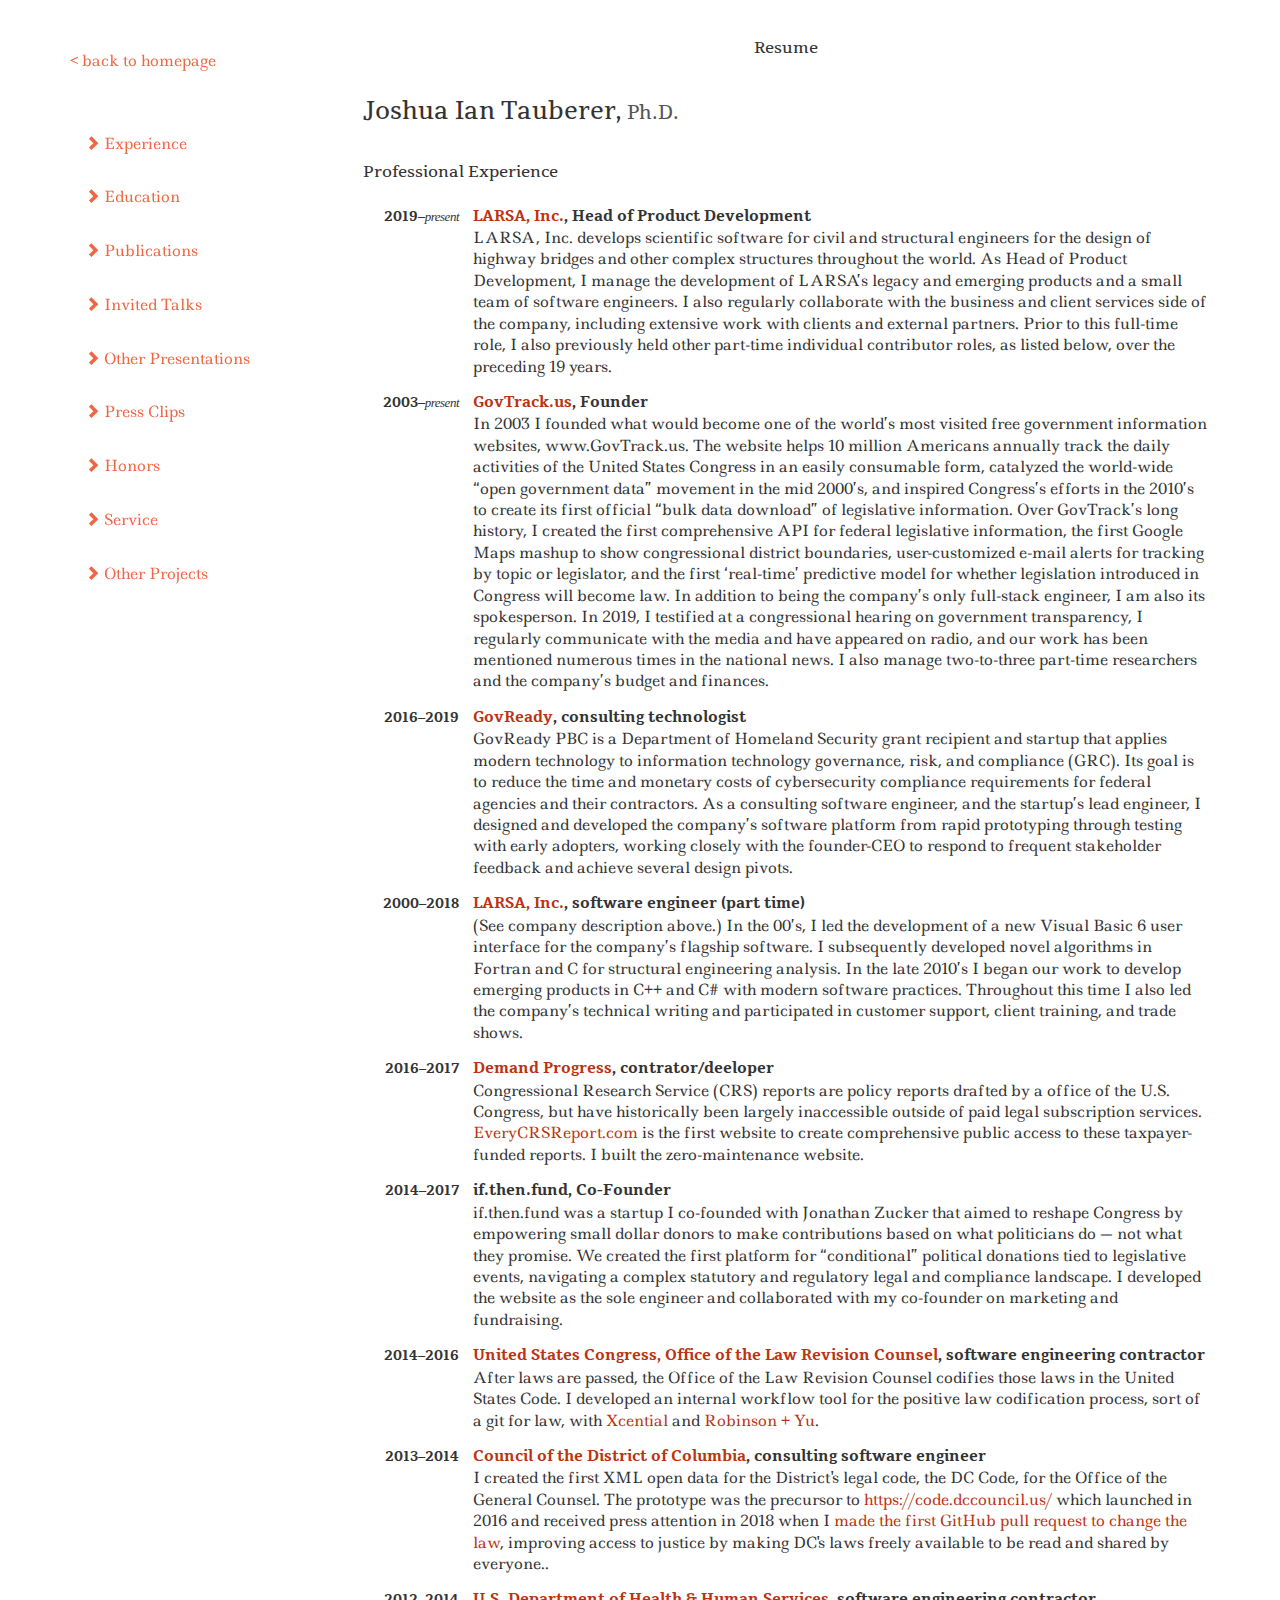
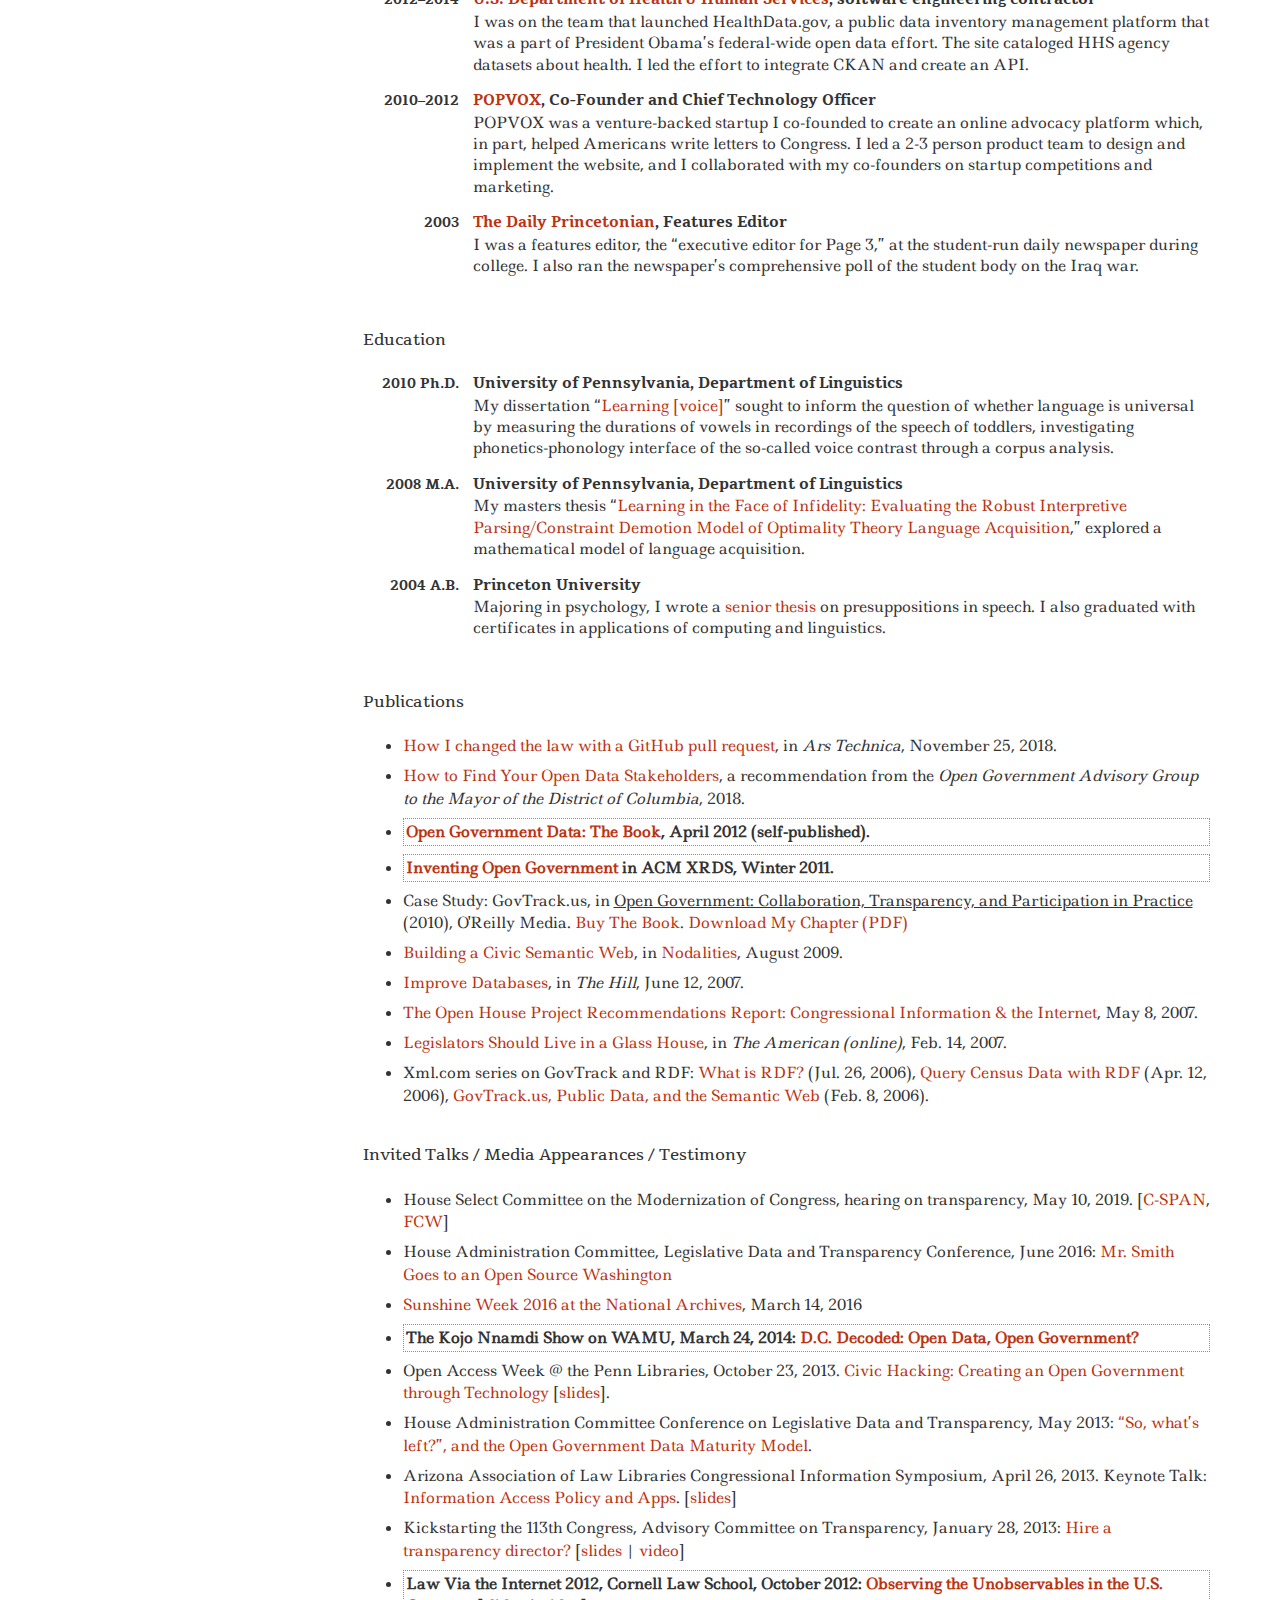
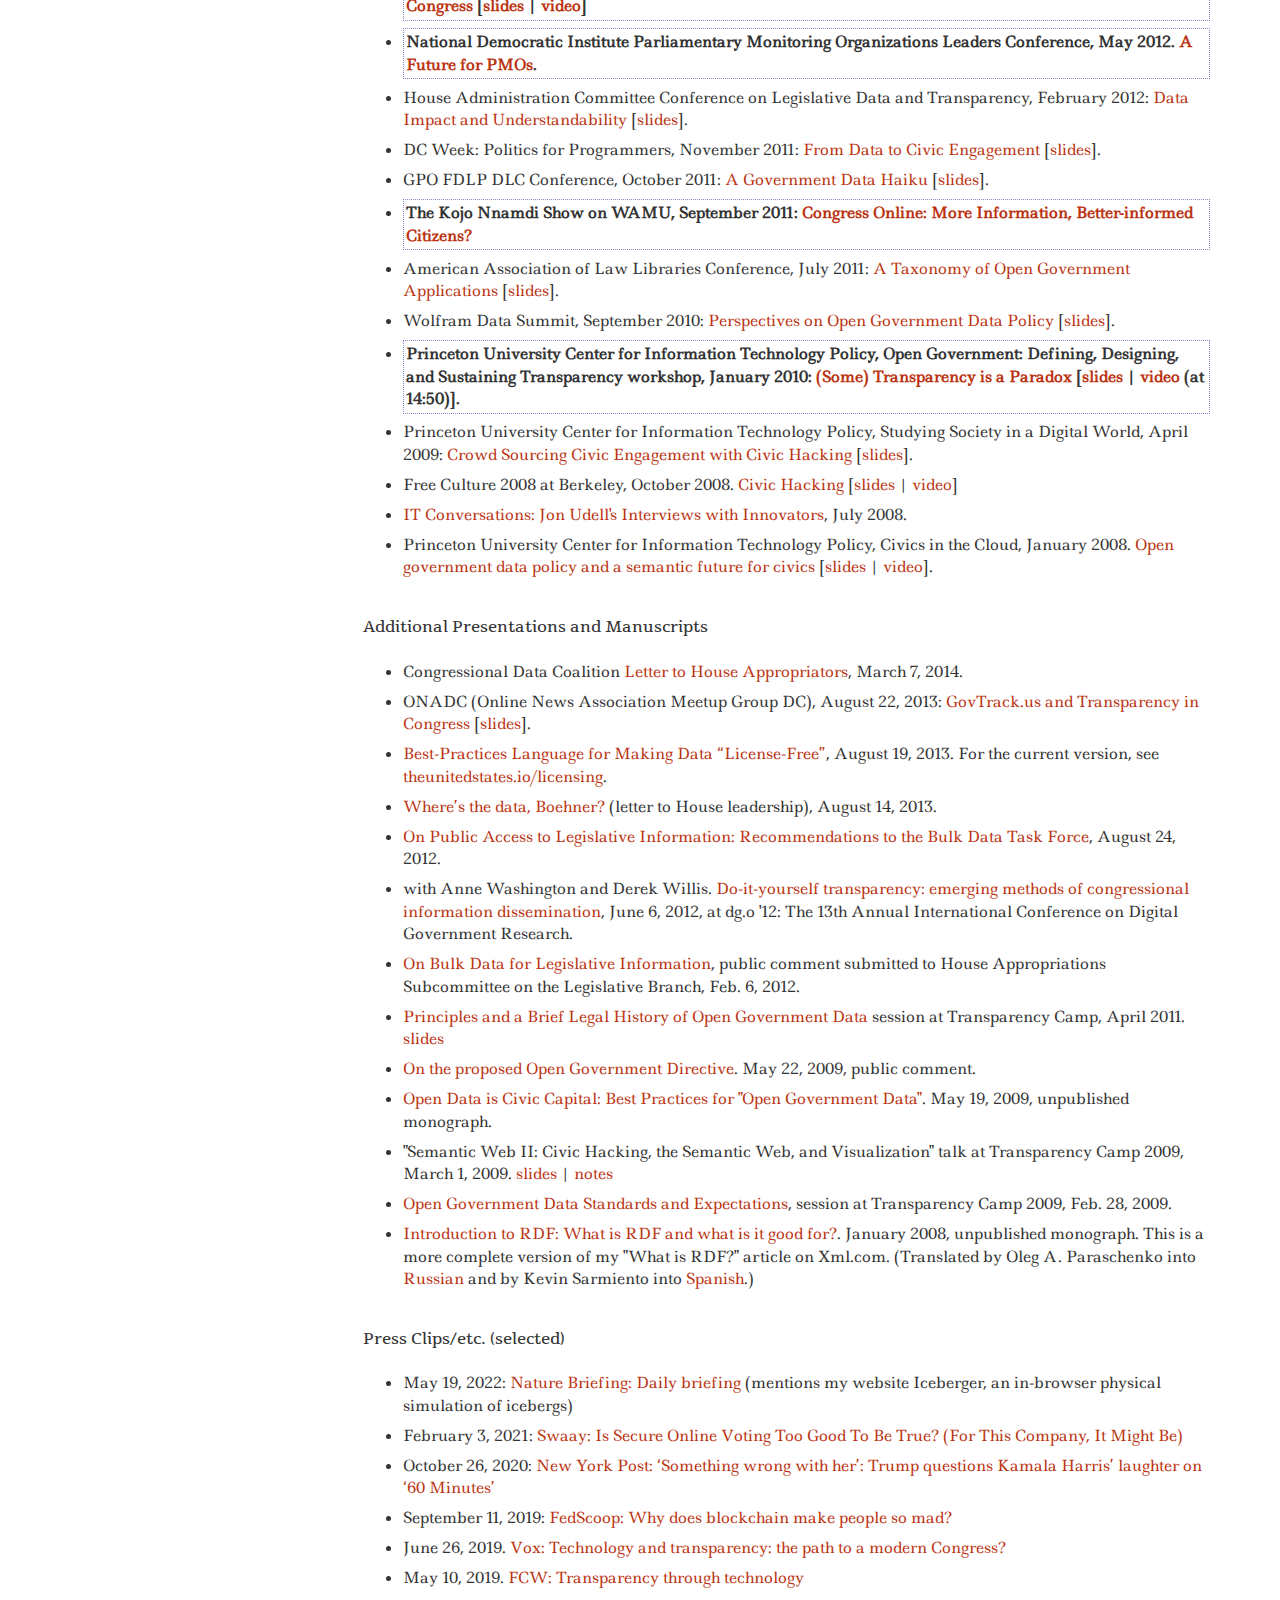
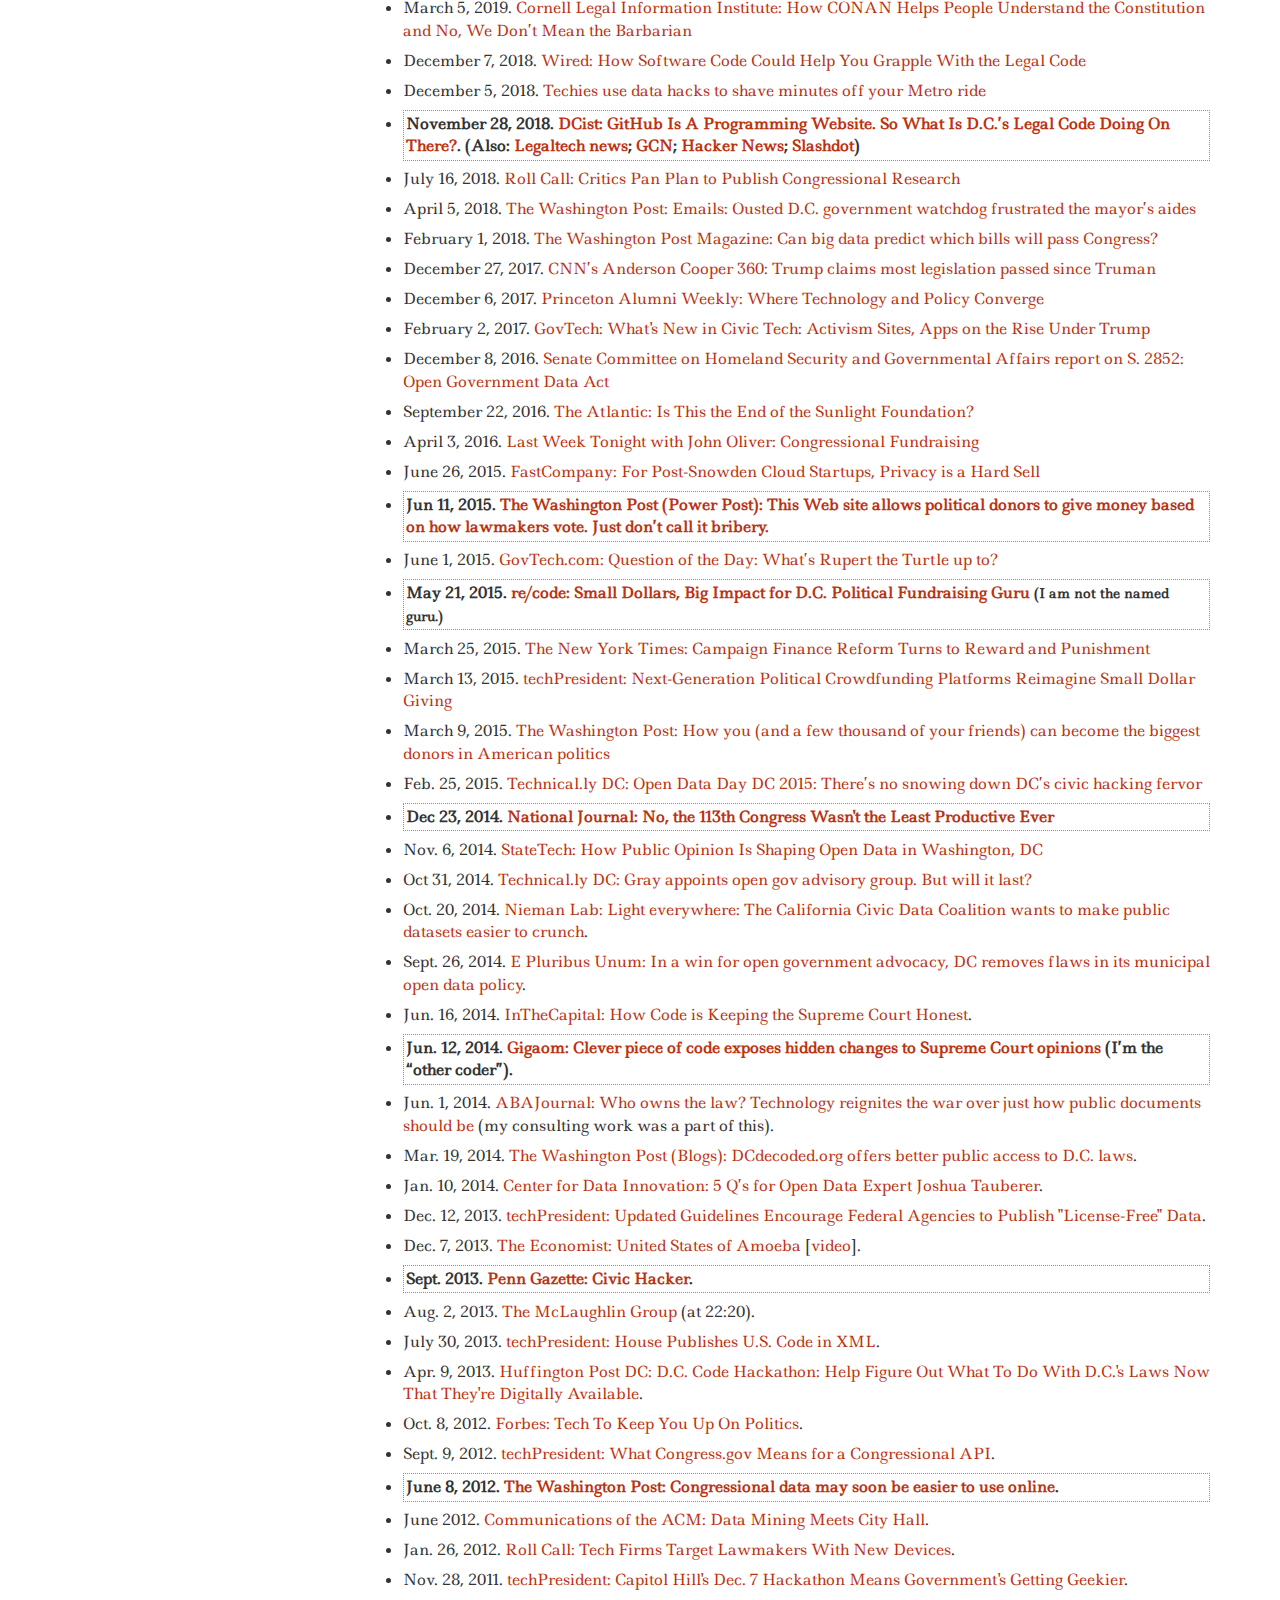
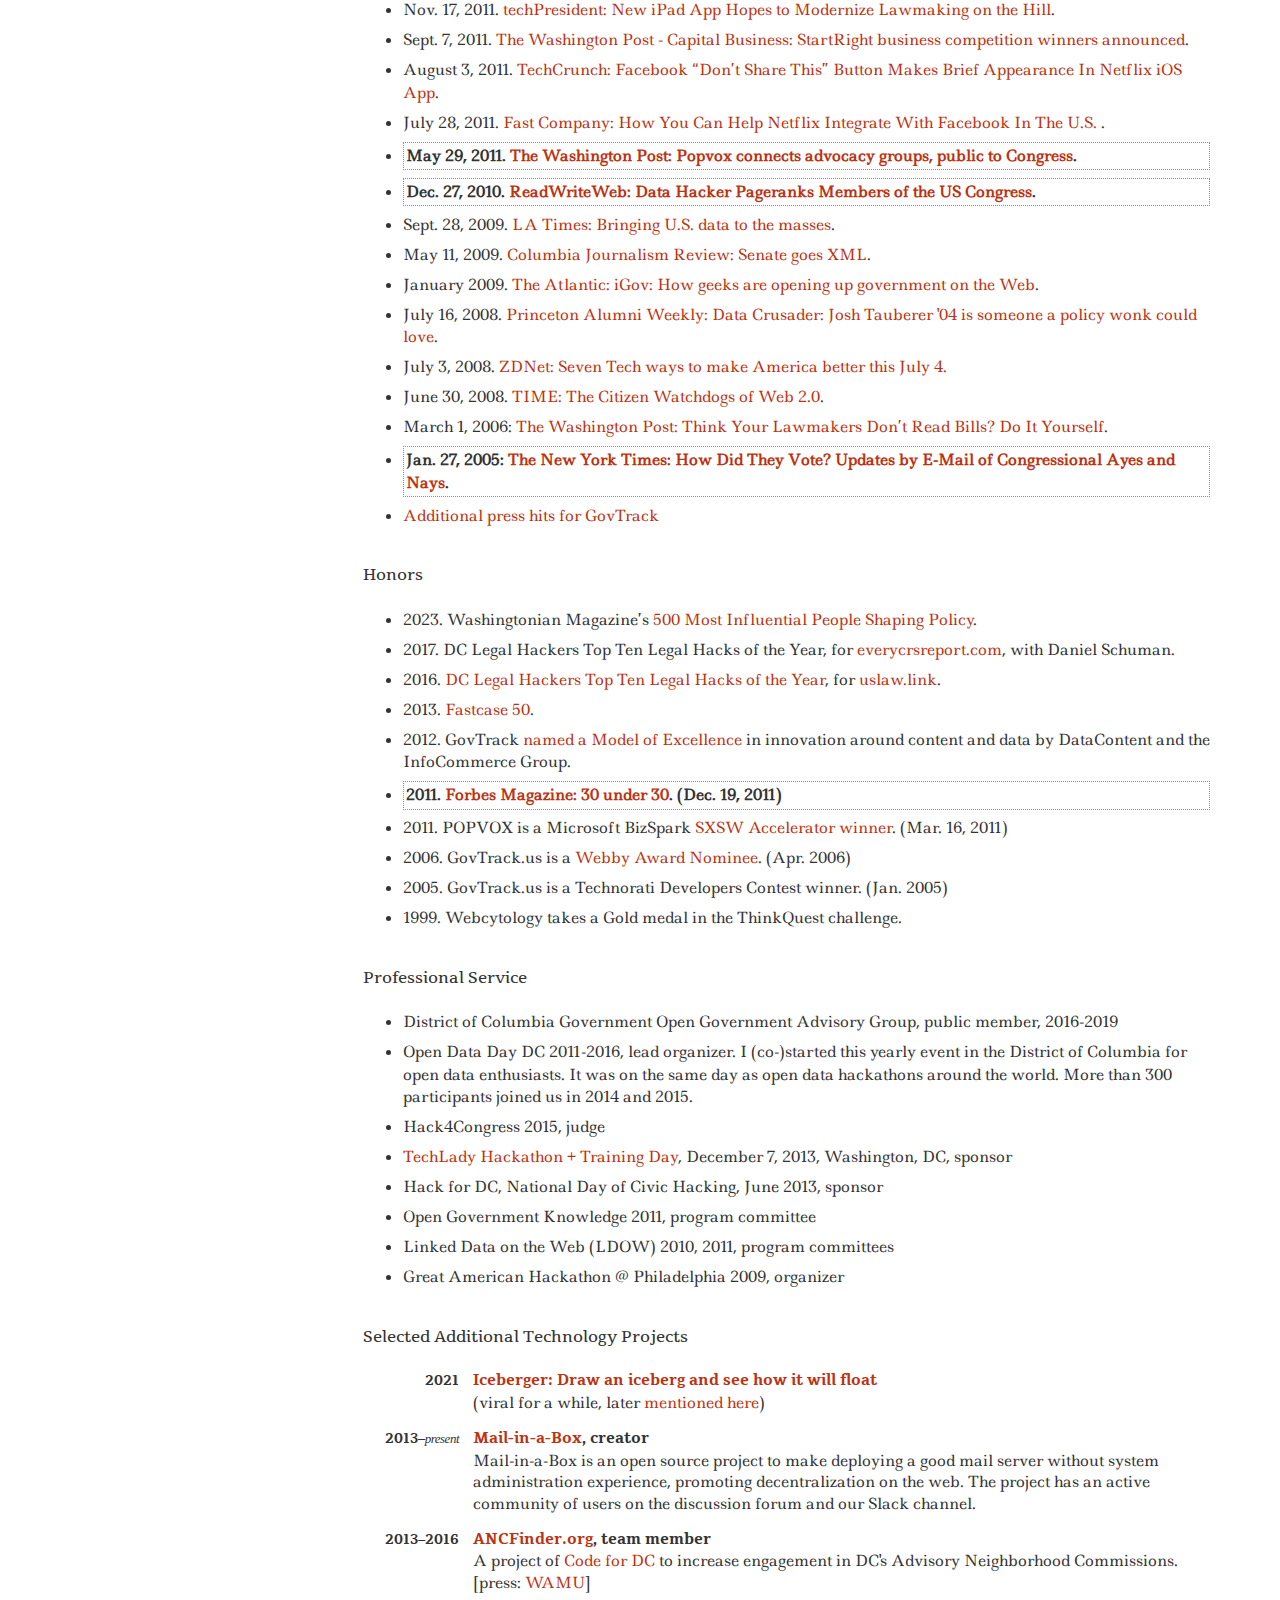
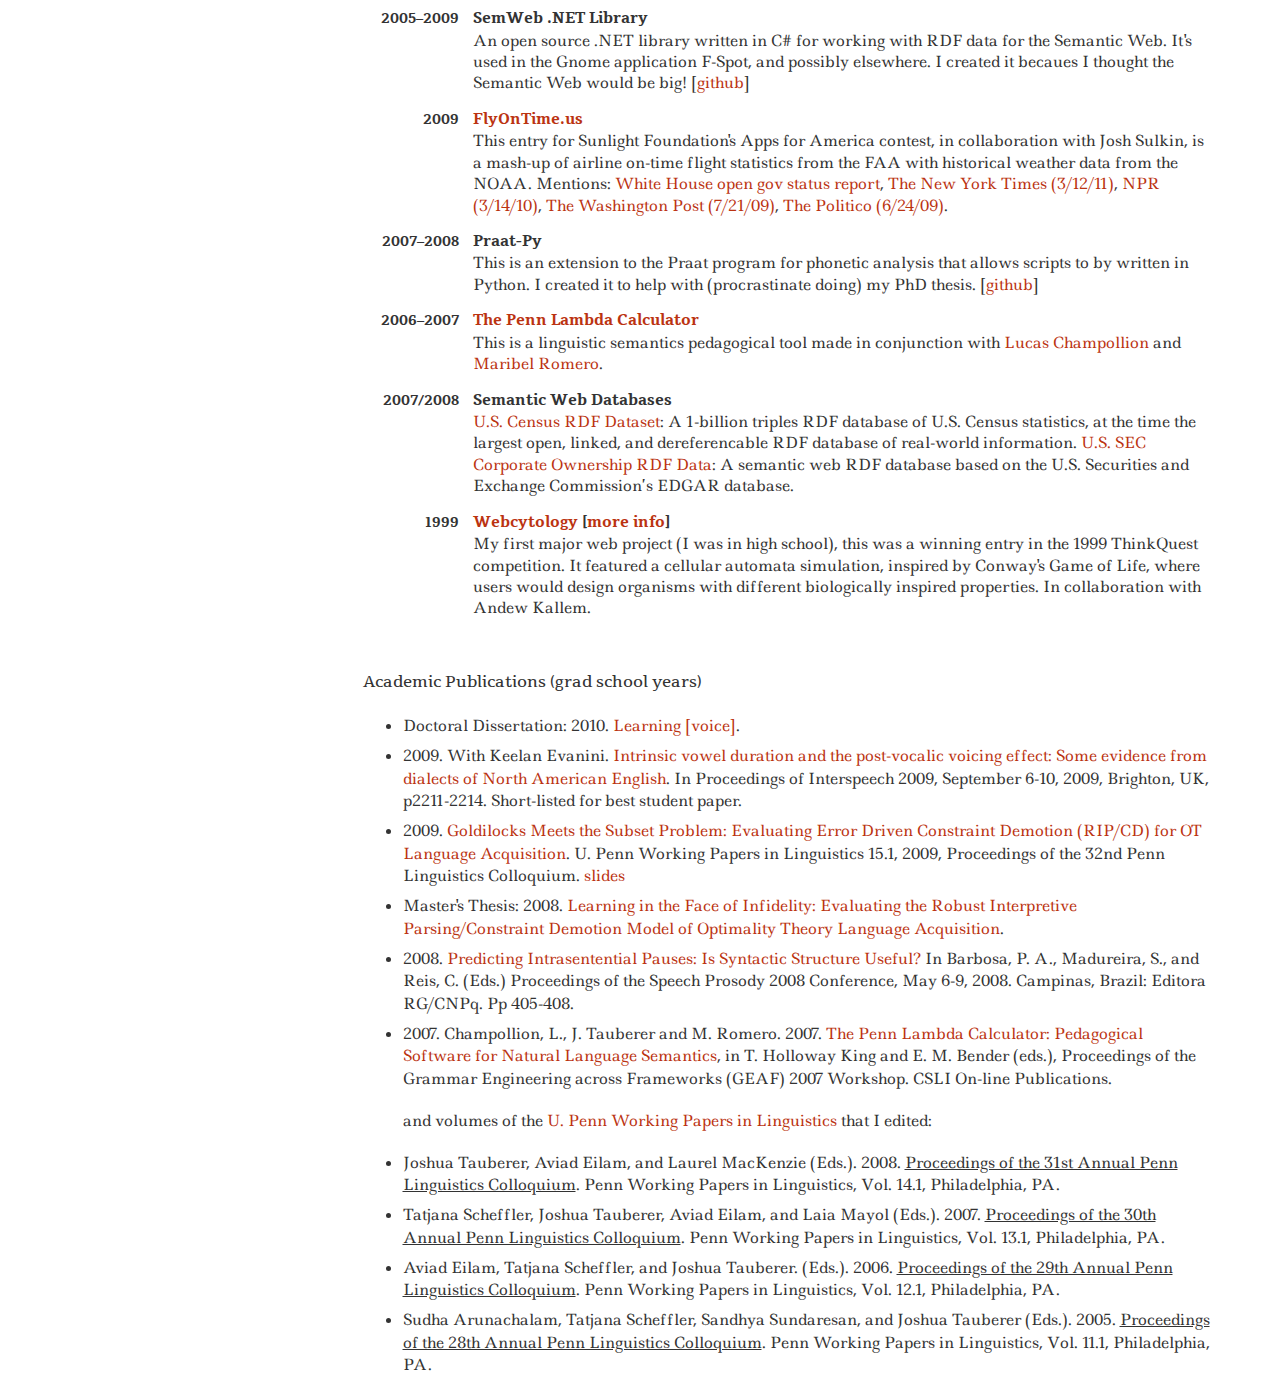
<file: cv.html>
<!DOCTYPE html>
<html>
    <head>
        <meta http-equiv="X-UA-Compatible" content="IE=edge,chrome=1">
        <meta charset="utf-8">
        <meta name="viewport" content="width=device-width, initial-scale=1">		

		<title>Joshua Tauberer&#x2019;s Resume</title>
		<meta name="description" content="Joshua Tauberer is a software engineering manager and civic hacker based in Washington, DC.">
        <meta name="twitter:creator" content="@JoshData" />

        <link rel="stylesheet" href="https://maxcdn.bootstrapcdn.com/bootstrap/3.3.0/css/bootstrap.min.css">
		
		<style>
			@import url(https://fonts.googleapis.com/css?family=Ledger);
			@import url(https://fonts.googleapis.com/css?family=Tienne:700);
		
			body, td {
				font-family: 'Ledger', serif;
				font-size: 15px;
				line-height: 150%;
			}
			
			a { color: #BB3311; }
			a:hover { color: #CB4422 }
			a:visited {  }
			
			h1 { font-family: 'Tienne', serif; font-size: 24px; }
			h2 { font-family: 'Tienne', serif; font-size: 16px; margin-top: 2.5em; margin-bottom: 1.5em; }
			
			.cv p { margin: 1.3em 0 1.3em 0; }
			
			.cv dt { font-family: 'Tienne', serif; font-weight: bold; font-size: 15px; }
			.cv dd { padding-left: 110px; padding-bottom: 1em; }
			.cv dl dt a { text-decoration: none; }
			.cv dl dt span { display: inline-block; width: 110px; font-size: 90%; padding-right: 1em; text-align: right; }
			.cv dl dt span i { font-size: 13px; letter-spacing: -.5px; font-family: serif; font-weight: normal; }

			.cv ul li { margin-bottom: .5em; }
			@media screen {
				.cv ul li.imp { font-weight: bold; border: 1px dotted rgb(130, 136, 204); padding: 2px; }
			}

			#navbar li { margin-bottom: .75em; }
			#navbar a { color: #E64; }
			#navbar li.active { background-color: #D55; }
			#navbar li.active a { color: white; }
			
			.menu { margin: 50px 0 50px 0; }

			@media print {
				.menu { display: none; }
				a { text-decoration: none; color: inherit; font-weight: inherit; }
			}
		</style>
  </head>
  <body data-spy="scroll" data-target="#navbar">
   <div class="container">
	<div class="row">
	  <div class="col-xs-2">
	   <div id="navbar" data-spy="affix">
		<p class="menu"><a href="/">&lt; back to homepage</a></p>
        <ul class="nav nav-list">
          <li><a href="#experience"><i class="glyphicon glyphicon-chevron-right"></i> Experience</a></li>
          <li><a href="#education"><i class="glyphicon glyphicon-chevron-right"></i> Education</a></li>
          <li><a href="#publications"><i class="glyphicon glyphicon-chevron-right"></i> Publications</a></li>
          <li><a href="#talks"><i class="glyphicon glyphicon-chevron-right"></i> Invited Talks</a></li>
          <li><a href="#presentations"><i class="glyphicon glyphicon-chevron-right"></i> Other Presentations</a></li>
          <li><a href="#pressclips"><i class="glyphicon glyphicon-chevron-right"></i> Press Clips</a></li>
          <li><a href="#honors"><i class="glyphicon glyphicon-chevron-right"></i> Honors</a></li>
          <li><a href="#service"><i class="glyphicon glyphicon-chevron-right"></i> Service</a></li>
          <li><a href="#projects"><i class="glyphicon glyphicon-chevron-right"></i> Other Projects</a></li>
        </ul>
       </div>
	  </div>
	  
	  <div class="col-xs-offset-1 col-xs-9 cv">
		<h2 style="text-align: center; padding-bottom: 1em">Resume</h2>
	
		<h1>Joshua Ian Tauberer, <span style="font-size: 80%; color: #555;">Ph.D.</span></h1>
		
		<div id="experience">
		  <h2>Professional Experience</h2>
		  <dl>
			<dt><span>2019&#x2013;<i>present</i></span><a href="https://www.larsa4d.com">LARSA, Inc.</a>, Head of Product Development</dt>
			<dd>LARSA, Inc. develops scientific software for civil and structural engineers for the design of highway bridges and other complex structures throughout the world. As Head of Product Development, I manage the development of LARSA’s legacy and emerging products and a small team of software engineers. I also regularly collaborate with the business and client services side of the company, including extensive work with clients and external partners. Prior to this full-time role, I also previously held other part-time individual contributor roles, as listed below, over the preceding 19 years.</dt>

			<dt><span>2003&#x2013;<i>present</i></span><a href="https://www.govtrack.us">GovTrack.us</a>, Founder</dt>
			<dd>In 2003 I founded what would become one of the world’s most visited free government information websites, www.GovTrack.us. The website helps 10 million Americans annually track the daily activities of the United States Congress in an easily consumable form, catalyzed the world-wide “open government data” movement in the mid 2000’s, and inspired Congress’s efforts in the 2010’s to create its first official “bulk data download” of legislative information. Over GovTrack’s long history, I created the first comprehensive API for federal legislative information, the first Google Maps mashup to show congressional district boundaries, user-customized e-mail alerts for tracking by topic or legislator, and the first ‘real-time’ predictive model for whether legislation introduced in Congress will become law. In addition to being the company’s only full-stack engineer, I am also its spokesperson. In 2019, I testified at a congressional hearing on government transparency, I regularly communicate with the media and have appeared on radio, and our work has been mentioned numerous times in the national news. I also manage two-to-three part-time researchers and the company’s budget and finances.</dd>

			<dt><span>2016&#x2013;2019</span><a href="https://govready.com/">GovReady</a>, consulting technologist</dt>
			<dd>GovReady PBC is a Department of Homeland Security grant recipient and startup that applies modern technology to information technology governance, risk, and compliance (GRC). Its goal is to reduce the time and monetary costs of cybersecurity compliance requirements for federal agencies and their contractors. As a consulting software engineer, and the startup’s lead engineer, I designed and developed the company’s software platform from rapid prototyping through testing with early adopters, working closely with the founder-CEO to respond to frequent stakeholder feedback and achieve several design pivots.</dd>

			<dt><span>2000&#x2013;2018</span><a href="https://www.larsa4d.com">LARSA, Inc.</a>, software engineer (part time)</dt>
			<dd>(See company description above.) In the 00&rsquo;s, I led the development of a new Visual Basic 6 user interface for the company&rsquo;s flagship software. I subsequently developed novel algorithms in Fortran and C for structural engineering analysis. In the late 2010&rsquo;s I began our work to develop emerging products in C++ and C# with modern software practices. Throughout this time I also led the company’s technical writing and participated in customer support, client training, and trade shows.</dt>

			<dt><span>2016&#x2013;2017</span><a href="https://demandprogress.org/">Demand Progress</a>, contrator/deeloper</dt>
			<dd>Congressional Research Service (CRS) reports are policy reports drafted by a office of the U.S. Congress, but have historically been largely inaccessible outside of paid legal subscription services. <a href="https://www.everycrsreport.com/">EveryCRSReport.com</a> is the first website to create comprehensive public access to these taxpayer-funded reports. I built the zero-maintenance website.</dd>

			<dt><span>2014&#x2013;2017</span>if.then.fund, Co-Founder</dt>
			<dd>if.then.fund was a startup I co-founded with Jonathan Zucker that aimed to reshape Congress by empowering small dollar donors to make contributions based on what politicians do — not what they promise. We created the first platform for “conditional” political donations tied to legislative events, navigating a complex statutory and regulatory legal and compliance landscape. I developed the website as the sole engineer and collaborated with my co-founder on marketing and fundraising.</dd>

			<dt><span>2014&#x2013;2016</span><a href="http://uscode.house.gov">United States Congress, Office of the Law Revision Counsel</a>, software engineering contractor</dt>
			<dd>After laws are passed, the Office of the Law Revision Counsel codifies those laws in the United States Code. I developed an internal workflow tool for the positive law codification process, sort of a git for law, with <a href="http://xcential.com/">Xcential</a>
			and <a href="http://www.robinsonyu.com/">Robinson + Yu</a>.</dd>

			<dt><span>2013&#x2013;2014</span><a href="https://dccouncil.us">Council of the District of Columbia</a>, consulting software engineer</dt>
			<dd>I created the first XML open data for the District's legal code, the DC Code, for the Office of the General Counsel. The prototype was the precursor to <a href="https://code.dccouncil.us/">https://code.dccouncil.us/</a> which launched in 2016 and received press attention in 2018 when I <a href="https://arstechnica.com/tech-policy/2018/11/how-i-changed-the-law-with-a-github-pull-request/">made the first GitHub pull request to change the law</a>, improving access to justice by making DC's laws freely available to be read and shared by everyone..</dt>

			<dt><span>2012&#x2013;2014</span><a href="https://hhs.gov">U.S. Department of Health &amp; Human Services</a>, software engineering contractor</dt>
			<dd>I was on the team that launched HealthData.gov, a public data inventory management platform that was a part of President Obama’s federal-wide open data effort. The site cataloged HHS agency datasets about health. I led the effort to integrate CKAN and create an API.</dd>

			<dt><span>2010&#x2013;2012</span><a href="http://www.popvox.com">POPVOX</a>, Co-Founder and Chief Technology Officer</dt>
			<dd>POPVOX was a venture-backed startup I co-founded to create an online advocacy platform which, in part, helped Americans write letters to Congress. I led a 2-3 person product team to design and implement the website, and I collaborated with my co-founders on startup competitions and marketing.</dd>

			<dt><span>2003</span><a href="http://www.dailyprincetonian.com">The Daily Princetonian</a>, Features Editor</dt>
			<dd>I was a features editor, the &#8220;executive editor for Page 3,&#8221; at the student-run daily newspaper during college. I also ran the newspaper&rsquo;s comprehensive poll of the student body on the Iraq war.</dd>
		  </dl>
		</div>
		
		<div id="education">
		  <h2>Education</h2>
		  <dl>
			<dt><span>2010 Ph.D.</span>University of Pennsylvania, Department of Linguistics</dt>
			<dd>My dissertation &ldquo;<a href="/pubdocs/dissertation.pdf">Learning [voice]</a>&rdquo; sought to inform the question of whether language is universal by measuring the durations of vowels in recordings of the speech of toddlers, investigating phonetics-phonology interface of the so-called voice contrast through a corpus analysis.</dd>
			<dt><span>2008 M.A.</span>University of Pennsylvania, Department of Linguistics</dt>
			<dd>My masters thesis &ldquo;<a href="/pubdocs/mastersthesis.pdf">Learning in the Face of Infidelity: Evaluating the Robust Interpretive Parsing/Constraint Demotion Model of Optimality Theory Language Acquisition</a>,&rdquo; explored a mathematical model of language acquisition.</dd>
			<dt><span>2004 A.B.</span>Princeton University</dt>
			<dd>Majoring in psychology, I wrote a <a href="/pubdocs/seniorthesis.pdf">senior thesis</a> on presuppositions in speech. I also graduated with certificates in applications of computing and linguistics.</dd>
			<!--<dt><span>2000</span>Plainview-Old Bethpage John F. Kennedy High School, Plainview, New York</dt>-->
		  </dl>
		</div>
		 
		<div id="publications">
		  <h2>Publications</h2>
		  <ul>
		  	<li><a href="https://arstechnica.com/tech-policy/2018/11/how-i-changed-the-law-with-a-github-pull-request/">How I changed the law with a GitHub pull request</a>, in <i>Ars Technica</i>, November 25, 2018.</li>
		  	<li><a href="https://ogag.dc.gov/sites/default/files/dc/sites/ogag/publication/attachments/Data%20Stewardship%20Toolkit.pdf">How to Find Your Open Data Stakeholders</a>, a recommendation from the <i>Open Government Advisory Group to the Mayor of the District of Columbia</i>, 2018.</li>
			<li class="imp"><a href="http://opengovdata.io">Open Government Data: The Book</a>, April 2012 (self-published).</li>
			<li class="imp"><a href="http://xrds.acm.org/article.cfm?aid=2043243">Inventing Open Government</a> in ACM XRDS, Winter 2011.</li>
			<li>Case Study: GovTrack.us, in <u>Open Government: Collaboration, Transparency, and Participation in Practice</u> (2010), O'Reilly Media. <a href="http://www.amazon.com/Open-Government-Collaboration-Transparency-Participation/dp/0596804350">Buy The Book</a>. <a href="pubdocs/opengov_tauberer.pdf">Download My Chapter (PDF)</a></li>
			<li><a href="http://www.talis.com/nodalities/pdf/nodalities_issue7.pdf">Building a Civic Semantic Web</a>, in <a href="http://www.talis.com/nodalities/">Nodalities</a>, August 2009.</li>
			<li><a href="http://thehill.com/op-eds/improve-databases-2007-06-12.html" target="_blank">Improve Databases</a>, in <em>The Hill</em>, June 12, 2007.</li>
			<li><a href="http://www.theopenhouseproject.com/the-open-house-project-report/">The Open House Project Recommendations Report: Congressional Information &amp; the Internet</a>, May 8, 2007.</li>
			<li><a href="http://www.american.com/archive/2007/february-0207/legislators-should-live-in-a-glass-house">Legislators Should Live in a Glass House</a>, in <em>The American (online)</em>, Feb. 14, 2007.</li>
			<li>Xml.com series on GovTrack and RDF: <a href="http://www.xml.com/pub/a/2001/01/24/rdf.html">What is RDF?</a> (Jul. 26, 2006), <a href="http://www.xml.com/pub/a/2006/04/12/query-census-data-rdf-python-rdflib.html">Query Census Data with RDF</a> (Apr. 12, 2006), <a href="http://www.xml.com/pub/a/2006/02/08/govtrack-us-public-data-semantic-web.html">GovTrack.us, Public Data, and the Semantic Web</a> (Feb. 8, 2006).</li>
		  </ul>
		</div>
		
		<div id="talks">
		  <h2>Invited Talks / Media Appearances / Testimony</h2>
		  <ul>
			<li>House Select Committee on the Modernization of Congress, hearing on transparency, May 10, 2019. [<a href="https://www.c-span.org/video/?460603-1/public-transparency">C-SPAN</a>, <a href="https://fcw.com/it-modernization/2019/05/transparency-through-technology/256152/">FCW</a>]</li>
			<li>House Administration Committee, Legislative Data and Transparency Conference, June 2016: <a href="https://www.youtube.com/watch?v=7ZyBGPjRMqk">Mr. Smith Goes to an Open Source Washington</a></li>
		  	<li><a href="https://www.archives.gov/ogis/outreach-events/sunshine-week/sunshine-week-2016">Sunshine Week 2016 at the National Archives</a>, March 14, 2016</li>
			<li class="imp">The Kojo Nnamdi Show on WAMU, March 24, 2014: <a href="http://thekojonnamdishow.org/shows/2014-03-24/dc-decoded-open-data-open-government">D.C. Decoded: Open Data, Open Government?</a></li>
		  	<li>Open Access Week @ the Penn Libraries, October 23, 2013. <a href="/pubdocs/2013-10-23%20UPenn%20Open%20Access%20Week%20text.pdf">Civic Hacking: Creating an Open Government through Technology</a> [<a href="/pubdocs/2013-10-23%20UPenn%20Open%20Access%20Week%20slides.pdf">slides</a>].</li>
			<li>House Administration Committee Conference on Legislative Data and Transparency, May 2013: <a href="pubdocs/2013-05-22 Legislative Data Conference.pdf">&ldquo;So, what&rsquo;s left?&rdquo;, and the Open Government Data Maturity Model</a>.</li>
		  	<li>Arizona Association of Law Libraries Congressional Information Symposium, April 26, 2013. Keynote Talk: <a href="http://razor.occams.info/pubdocs/2013-04-26%20AzALL%20text.pdf">Information Access Policy and Apps</a>. [<a href="http://razor.occams.info/pubdocs/2013-04-26%20AzALL%20slides.pdf">slides</a>]</li>
		  	<li>Kickstarting the 113th Congress, Advisory Committee on Transparency, January 28, 2013: <a href="pubdocs/2013-01-28 ACT 113th Congress Ignite text.pdf">Hire a transparency director?</a> [<a href="pubdocs/2013-01-28 ACT 113th Congress Ignite.pdf">slides</a> | <a href="http://www.youtube.com/watch?v=N1ySFiVrd7k">video</a>]</li>
		  	<li class="imp">Law Via the Internet 2012, Cornell Law School, October 2012: <a href="pubdocs/2012-10-08_LVI_text.pdf">Observing the Unobservables in the U.S. Congress</a> [<a href="pubdocs/2012-10-08_LVI_slides.pdf">slides</a> | <a href="http://law.webcast.video.cornell.edu/Mediasite/Play/8492deddd433468bbe38942e758d060d1d?catalog=4988c354-fab3-43d0-8a09-8ec79c2ecf20">video</a>]</li>
			<li class="imp">National Democratic Institute Parliamentary Monitoring Organizations Leaders Conference, May 2012. <a href="pubdocs/2012-05-01 Future of PMO.pdf">A Future for PMOs</a>.</li>
			<li>House Administration Committee Conference on Legislative Data and Transparency, February 2012: <a href="/pubdocs/2012-02-02 Legislative Data Process text.pdf">Data Impact and Understandability</a> [<a href="/pubdocs/2012-02-02 Legislative Data Process.pdf">slides</a>].</li>
			<li>DC Week: Politics for Programmers, November 2011: <a href="/pubdocs/2011-11-11%20DC%20Week%20text.pdf">From Data to Civic Engagement</a> [<a href="/pubdocs/2011-11-11%20DC%20Week%20slides.pdf">slides</a>].</li>
			<li>GPO FDLP DLC Conference, October 2011: <a href="/pubdocs/2011-10-18_FDLP_DLC_text.pdf">A Government Data Haiku</a> [<a href="/pubdocs/2011-10-18_FDLP_DLC_slides.pdf">slides</a>].</li>
			<li class="imp">The Kojo Nnamdi Show on WAMU, September 2011: <a href="http://thekojonnamdishow.org/shows/2011-09-13/congress-online-more-information-better-informed-citizens">Congress Online: More Information, Better-informed Citizens?</a></li>
			<li>American Association of Law Libraries Conference, July 2011: <a href="/pubdocs/2011-07-25%20American%20Assoc%20Law%20Libraries%20text.pdf">A Taxonomy of Open Government Applications</a> [<a href="/pubdocs/2011-07-25%20American%20Assoc%20Law%20Libraries%20slides.pdf">slides</a>].</li>
			<li>Wolfram Data Summit, September 2010: <a href="pubdocs/2010-09-10 Wolfram Data Summit text.pdf">Perspectives on Open Government Data Policy</a> [<a href="pubdocs/2010-09-10 Wolfram Data Summit slides.pdf">slides</a>].</li>
			<li class="imp">Princeton University Center for Information Technology Policy, Open Government: Defining, Designing, and Sustaining Transparency workshop, January 2010: <a href="pubdocs/2010-01-21 Designing Transparency CITP text.pdf">(Some) Transparency is a Paradox</a> [<a href="pubdocs/2010-01-21 Designing Transparency CITP slides.pdf">slides</a> | <a href="http://bc.princeton.edu/flash/4x3.html?videofile=StreamAS/flash/citp/20100121_jerry.mp4">video</a> (at 14:50)].</li>
			<li>Princeton University Center for Information Technology Policy, Studying Society in a Digital World, April 2009: <a href="pubdocs/2009-04-25_digitalworld.pdf">Crowd Sourcing Civic Engagement with Civic Hacking</a> [<a href="pubdocs/2009-04-25_digitalworld_slides.pdf">slides</a>].</li>
			<li>Free Culture 2008 at Berkeley, October 2008.  <a href="pubdocs/2008-10-11 Free Culture text.pdf">Civic Hacking</a> [<a href="pubdocs/2008-10-11 Free Culture slides.pdf">slides</a> | <a href="http://freecultureberkeley.blip.tv/file/1777585/">video</a>]</li>
			<li><a href="http://itc.conversationsnetwork.org/shows/detail3749.html">IT Conversations: Jon Udell's Interviews with Innovators</a>, July 2008.</li>
			<li>Princeton University Center for Information Technology Policy, Civics in the Cloud, January 2008. <a href="pubdocs/2008-01-14 Civics in the Cloud.pdf">Open government data policy and a semantic future for civics</a> [<a href="pubdocs/2008-01-14 Civics in the Cloud slides.pdf">slides</a> | <a href="http://uc.princeton.edu/main/index.php?option=com_content&amp;task=view&amp;id=2589&amp;Itemid=1">video</a>].</li>
		  </ul>
		</div>
		
		<div id="presentations">
		  <h2>Additional Presentations and Manuscripts</h2>
		  <ul>
			<li>Congressional Data Coalition <a href="/pubdocs/2014-03-07_congressional_data.pdf">Letter to House Appropriators</a>, March 7, 2014.</li>
		  	<li>ONADC (Online News Association Meetup Group DC), August 22, 2013: <a href="http://razor.occams.info/pubdocs/2013-08-22%20ONADC%20text.pdf">GovTrack.us and Transparency in Congress</a> [<a href="http://razor.occams.info/pubdocs/2013-08-22%20ONADC.pdf">slides</a>].</li>
		  	<li><a href="/pubdocs/2013-08-19_license_free.pdf">Best-Practices Language for Making Data &ldquo;License-Free&rdquo;</a>, August 19, 2013. For the current version, see <a href="http://theunitedstates.io/licensing/">theunitedstates.io/licensing</a>.</li>
		  	<li><a href="/pubdocs/2013-08-14%20Bulk%20Data%20Letter%20to%20Leadership.pdf">Where&rsquo;s the data, Boehner?</a> (letter to House leadership), August 14, 2013.</li>
			<li><a href="/pubdocs/2012-08-24_bulk_data_recs.pdf">On Public Access to Legislative Information: Recommendations to the Bulk Data Task Force</a>, August 24, 2012.</li>
			<li>with Anne Washington and Derek Willis. <a href="http://dl.acm.org/citation.cfm?id=2307774">Do-it-yourself transparency: emerging methods of congressional information dissemination</a>, June 6, 2012, at dg.o '12: The 13th Annual International Conference on Digital Government Research.</li>
			<li><a href="/pubdocs/2012-02-04 leg branch bulk data statement.pdf">On Bulk Data for Legislative Information</a>, public comment submitted to House Appropriations Subcommittee on the Legislative Branch, Feb. 6, 2012.</li>
			<li><a href="/pubdocs/2011-04-30%20TCamp%20Open%20Data%20text.pdf">Principles and a Brief Legal History of Open Government Data</a> session at Transparency Camp, April 2011. <a href="/pubdocs/2011-04-30%20TCamp%20Open%20Data%20slides.pdf">slides</a></li>
			<li><a href="http://www.ostp.gov/galleries/opengov_inbox/ostp-ogd-tauberer.pdf">On the proposed Open Government Directive</a>. May 22, 2009, public comment.</li>
			<li><a href="/pubdocs/opendataciviccapital.html">Open Data is Civic Capital: Best Practices for "Open Government Data"</a>. May 19, 2009, unpublished monograph.</li>
			<li>"Semantic Web II: Civic Hacking, the Semantic Web, and Visualization" talk at Transparency Camp 2009, March 1, 2009. <a href="pubdocs/2009-03-02_TCamp_Civic_Semantic_Web.pdf">slides</a> | <a href="/blog/2009/03/02/civic-hacking-the-semantic-web-and-visualization/">notes</a></li>
			<li><a href="pubdocs/2009-02-28_TCamp_Data_Standards.pdf">Open Government Data Standards and Expectations</a>, session at Transparency Camp 2009, Feb. 28, 2009.</li>
			<li><a href="http://www.rdfabout.com/intro/?section=contents">Introduction to RDF: What is RDF and what is it good for?</a>. January 2008, unpublished monograph. This is a more complete version of my "What is RDF?" article on Xml.com. (Translated by Oleg A. Paraschenko into <a href="http://xmlhack.ru/texts/06/rdf-quickintro/rdf-quickintro.html">Russian</a> and by Kevin Sarmiento into <a href="http://semantizandolaweb.wordpress.com/2011/11/07/que-es-rdf-y-para-que-es-bueno/">Spanish</a>.)</li>
		  </ul>
		</div>
		
		<div id="pressclips">
		  <h2>Press Clips/etc. (selected)</h2>
		  <ul>
		  	<li>May 19, 2022: <a href="https://www.nature.com/articles/d41586-022-01427-2">Nature Briefing: Daily briefing</a> (mentions my website Iceberger, an in-browser physical simulation of icebergs)</li>
		  	<li>February 3, 2021: <a href="https://swaay.com/is-secure-online-voting-too-good-to-be-true">Swaay: Is Secure Online Voting Too Good To Be True? (For This Company, It Might Be)</a></li>
		  	<li>October 26, 2020: <a href="https://nypost.com/2020/10/26/something-wrong-with-her-trump-questions-kamala-harris-laughter-on-60-minutes/">New York Post: ‘Something wrong with her’: Trump questions Kamala Harris’ laughter on ‘60 Minutes’</a></li>
		  	<li>September 11, 2019: <a href="https://www.fedscoop.com/blockchain-for-government-technology-hate/">FedScoop: Why does blockchain make people so mad?</a></li>
		  	<li>June 26, 2019. <a href="https://www.vox.com/mischiefs-of-faction/2019/6/26/18758478/technology-and-transparency-modern-congress">Vox: Technology and transparency: the path to a modern Congress?</a></li>
		  	<li>May 10, 2019. <a href="https://fcw.com/articles/2019/05/10/modernization-hill-gunter.aspx">FCW: Transparency through technology</a></li>
		  	<li>March 5, 2019. <a href="https://blog.law.cornell.edu/blog/2019/03/05/how-conan-helps-people-understand-the-constitution-and-no-we-dont-mean-the-barbarian/">Cornell Legal Information Institute: How CONAN Helps People Understand the Constitution and No, We Don’t Mean the Barbarian</a></li>
		  	<li>December 7, 2018. <a href="https://www.wired.com/story/how-software-code-help-grapple-with-legal-code/">Wired: How Software Code Could Help You Grapple With the Legal Code</a></li>
		  	<li>December 5, 2018. <a href="https://mobilitylab.org/research/transit/techies-use-data-hacks-to-shave-minutes-off-your-metro-ride/">Techies use data hacks to shave minutes off your Metro ride</a></li>
		  	<li class="imp">November 28, 2018. <a href="https://dcist.com/story/18/11/28/github-is-a-programming-website-so-what-is-d-c-s-legal-code-doing-on-there/">DCist: GitHub Is A Programming Website. So What Is D.C.’s Legal Code Doing On There?</a>. (Also: <a href="https://www.law.com/legaltechnews/2018/11/29/d-c-council-updates-its-legal-code-via-github-crowdsourcing-transparency-and-review/">Legaltech news</a>; <a href="https://gcn.com/state-local/2018/12/dc-code-meets-open-government-on-github/303406/">GCN</a>; <a href="https://news.ycombinator.com/item?id=18528365">Hacker News</a>; <a href="https://yro.slashdot.org/story/18/11/25/2335229/washington-dc-made-github-its-official-digital-source-for-laws">Slashdot</a>)</li>
		  	<li>July 16, 2018. <a href="http://www.rollcall.com/news/politics/critics-pan-plan-publish-reports-congress-house-think-tank">Roll Call: Critics Pan Plan to Publish Congressional Research</a></li>
		  	<li>April 5, 2018. <a href="https://www.washingtonpost.com/local/dc-politics/emails-ousted-dc-government-watchdog-frustrated-the-mayors-aides/2018/04/05/ef8ffb3a-3779-11e8-acd5-35eac230e514_story.html">The Washington Post: Emails: Ousted D.C. government watchdog frustrated the mayor’s aides</a></li>
		  	<li>February 1, 2018. <a href="https://www.washingtonpost.com/lifestyle/magazine/can-big-data-predict-which-bills-will-pass-congress/2018/01/31/ffe6c162-f7c3-11e7-b34a-b85626af34ef_story.html">The Washington Post Magazine: Can big data predict which bills will pass Congress?</a></li>
		  	<li>December 27, 2017. <a href="https://twitter.com/AC360/status/946186720613097472">CNN&rsquo;s Anderson Cooper 360: Trump claims most legislation passed since Truman</a></li>
		  	<li>December 6, 2017. <a href="https://paw.princeton.edu/article/where-technology-and-policy-converge">Princeton Alumni Weekly: Where Technology and Policy Converge</a></li>
		  	<li>February 2, 2017. <a href="http://www.govtech.com/civic/Whats-New-in-Civic-Tech-Activism-Sites-Rise-Under-Trump.html">GovTech: What's New in Civic Tech: Activism Sites, Apps on the Rise Under Trump</a></li>
		  	<li>December 8, 2016. <a href="https://www.congress.gov/congressional-report/114th-congress/senate-report/396/1">Senate Committee on Homeland Security and Governmental Affairs report on S. 2852: Open Government Data Act</a></li>
		  	<li>September 22, 2016. <a href="http://www.theatlantic.com/technology/archive/2016/09/sunlight-sunset/501071/">The Atlantic: Is This the End of the Sunlight Foundation?</a></li>
		  	<li>April 3, 2016. <a href="https://www.youtube.com/watch?v=Ylomy1Aw9Hk&feature=youtu.be&t=797">Last Week Tonight with John Oliver: Congressional Fundraising</a></li>
			<li>June 26, 2015. <a href="http://www.fastcompany.com/3047645/your-own-private-cloud">FastCompany: For Post-Snowden Cloud Startups, Privacy is a Hard Sell</a></li>
		  	<li class="imp">Jun 11, 2015. <a href="http://www.washingtonpost.com/news/powerpost/wp/2015/06/11/ifthenfund/">The Washington Post (Power Post): This Web site allows political donors to give money based on how lawmakers vote. Just don’t call it bribery.</a></li>
		  	<li>June 1, 2015. <a href="http://www.govtech.com/question-of-the-day/Question-of-the-Day-for-06012015.html">GovTech.com: Question of the Day: What’s Rupert the Turtle up to?</a></li>
			<li class="imp">May 21, 2015. <a href="http://recode.net/2015/05/21/small-dollars-big-impact-for-d-c-political-fundraising-guru/">re/code: Small Dollars, Big Impact for D.C. Political Fundraising Guru</a> <small>(I am not the named guru.)</small></li>
			<li>March 25, 2015. <a href="https://www.nytimes.com/2015/03/26/upshot/campaign-finance-reform-turns-to-reward-and-punishment.html">The New York Times: Campaign Finance Reform Turns to Reward and Punishment</a></li>
		  	<li>March 13, 2015. <a href="http://techpresident.com/news/25482/next-generation-political-crowdfunding-platforms-reimagine-small-dollar-giving">techPresident: Next-Generation Political Crowdfunding Platforms Reimagine Small Dollar Giving</a></li>
			<li>March 9, 2015. <a href="http://www.washingtonpost.com/blogs/the-fix/wp/2015/03/09/how-you-and-a-few-thousand-of-your-friends-can-become-the-biggest-donors-in-american-politics/">The Washington Post: How you (and a few thousand of your friends) can become the biggest donors in American politics</a></li>
		  	<li>Feb. 25, 2015. <a href="http://technical.ly/dc/2015/02/25/open-data-day-dc-2015/">Technical.ly DC: Open Data Day DC 2015: There’s no snowing down DC’s civic hacking fervor</a></li>
			<li class="imp">Dec 23, 2014. <a href="http://www.nationaljournal.com/congress/no-the-113th-congress-wasn-t-the-least-productive-ever-20141223">National Journal: No, the 113th Congress Wasn't the Least Productive Ever</a></li>
		  	<li>Nov. 6, 2014. <a href="http://www.statetechmagazine.com/article/2014/11/how-public-opinion-shaping-open-data-washington-dc">StateTech: How Public Opinion Is Shaping Open Data in Washington, DC</a></li>
		    <li>Oct 31, 2014. <a href="https://technical.ly/dc/2014/10/31/mayor-appoints-new-open-gov-advisory-group/">Technical.ly DC: Gray appoints open gov advisory group. But will it last?</a></li>
		  	<li>Oct. 20, 2014. <a href="http://www.niemanlab.org/2014/10/light-everywhere-the-california-civic-data-coalition-wants-to-make-public-datasets-easier-to-crunch/">Nieman Lab: Light everywhere: The California Civic Data Coalition wants to make public datasets easier to crunch</a>.</li>
			<li>Sept. 26, 2014. <a href="http://e-pluribusunum.com/2014/09/26/win-open-government-advocacy-dc-update-flawed-open-policy/">E Pluribus Unum: In a win for open government advocacy, DC removes flaws in its municipal open data policy</a>.</li>
			<li>Jun. 16, 2014. <a href="http://inthecapital.streetwise.co/2014/06/16/how-code-is-keeping-the-supreme-court-honest/">InTheCapital: How Code is Keeping the Supreme Court Honest</a>.</li>
			<li class="imp">Jun. 12, 2014. <a href="http://gigaom.com/2014/06/12/clever-piece-of-code-exposes-hidden-changes-to-supreme-court-opinions/">Gigaom: Clever piece of code exposes hidden changes to Supreme Court opinions</a> (I&rsquo;m the &ldquo;other coder&rdquo;).</li>
		  	<li>Jun. 1, 2014. <a href="http://www.abajournal.com/magazine/article/who_owns_the_law_technology_reignites_the_war_over_just_how_public_document/">ABAJournal: Who owns the law? Technology reignites the war over just how public documents should be</a> (my consulting work was a part of this).</li>
		  	<li>Mar. 19, 2014. <a href="http://www.washingtonpost.com/blogs/mike-debonis/wp/2014/03/19/dcdecoded-org-offers-better-public-access-to-d-c-laws/">The Washington Post (Blogs): DCdecoded.org offers better public access to D.C. laws</a>.</li>
			<li>Jan. 10, 2014. <a href="http://www.datainnovation.org/2014/01/5-qs-for-open-data-expert-joshua-tauberer/">Center for Data Innovation: 5 Q’s for Open Data Expert Joshua Tauberer</a>.</li>
		  	<li>Dec. 12, 2013. <a href="http://techpresident.com/news/24616/new-guidelines-encourage-federal-agencies-publish-license-free-data">techPresident: Updated Guidelines Encourage Federal Agencies to Publish "License-Free" Data</a>.</li>
		  	<li>Dec. 7, 2013. <a href="http://www.economist.com/news/united-states/21591190-united-states-amoeba">The Economist: United States of Amoeba</a> [<a href="http://www.youtube.com/watch?feature=player_embedded&amp;v=ieDieiho17s">video</a>].</li>
		  	<li class="imp">Sept. 2013. <a href="http://www.upenn.edu/gazette/0913/feature4_1.html">Penn Gazette: Civic Hacker</a>.</li>
			<li>Aug. 2, 2013. <a href="http://www.youtube.com/watch?v=J4vDumBJJwA">The McLaughlin Group</a> (at 22:20).</li>
			<li>July 30, 2013. <a href="http://techpresident.com/news/24220/house-publishes-us-code-xml">techPresident: House Publishes U.S. Code in XML</a>.</li>
			<li>Apr. 9, 2013. <a href="http://www.huffingtonpost.com/2013/04/09/dc-code-hackathon_n_3039271.html">Huffington Post DC: D.C. Code Hackathon: Help Figure Out What To Do With D.C.'s Laws Now That They're Digitally Available</a>.</li>
			<li>Oct. 8, 2012. <a href="http://www.forbes.com/sites/samanthasmith/2012/10/08/tech-to-keep-you-up-on-politics/">Forbes: Tech To Keep You Up On Politics</a>.</li>
			<li>Sept. 9, 2012. <a href="http://techpresident.com/news/22876/new-congressgov-beta-platform-unveiled">techPresident: What Congress.gov Means for a Congressional API</a>.</li>
			<li class="imp">June 8, 2012. <a href="http://www.washingtonpost.com/politics/congressional-data-may-soon-be-easier-to-use-online/2012/06/08/gJQAdikBNV_story.html">The Washington Post: Congressional data may soon be easier to use online</a>.</li>
			<li>June 2012. <a href="http://cacm.acm.org/magazines/2012/6/149925-data-mining-meets-city-hall/fulltext">Communications of the ACM: Data Mining Meets City Hall</a>.</li>
			<li>Jan. 26, 2012. <a href="http://www.rollcall.com/issues/57_85/Tech_Firms_Target_Lawmakers_With_New_Devices-211823-1.html">Roll Call: Tech Firms Target Lawmakers With New Devices</a>.</li>
			<li>Nov. 28, 2011. <a href="http://techpresident.com/blog-entry/capitol-hills-dec-7-hackathon-means-governments-getting-geekier">techPresident: Capitol Hill's Dec. 7 Hackathon Means Government's Getting Geekier</a>.</li>
			<li>Nov. 17, 2011. <a href="http://techpresident.com/blog-entry/new-ipad-app-hopes-modernize-lawmaking-hill">techPresident: New iPad App Hopes to Modernize Lawmaking on the Hill</a>.</li>
			<li>Sept. 7, 2011. <a href="http://www.washingtonpost.com/business/capitalbusiness/startright-business-competition-winners-announced/2011/09/07/gIQA18RDAK_story.html">The Washington Post - Capital Business: StartRight business competition winners announced</a>.</li>
			<li>August 3, 2011. <a href="http://techcrunch.com/2011/08/03/facebook-dont-share-this-button-makes-brief-appearance-in-netflix-ios-app/">TechCrunch: Facebook “Don’t Share This” Button Makes Brief Appearance In Netflix iOS App</a>.</li>
			<li>July 28, 2011. <a href="http://www.fastcompany.com/1769478/want-netflix-to-integrate-with-facebook-heres-how-to-help">Fast Company: How You Can Help Netflix Integrate With Facebook In The U.S. </a>.</li>
			<li class="imp">May 29, 2011. <a href="http://www.washingtonpost.com/business/capitalbusiness/popvox-connects-advocacy-groups-public-to-congress/2011/05/20/AGTwaGEH_story.html">The Washington Post: Popvox connects advocacy groups, public to Congress</a>.</li>
			<li class="imp">Dec. 27, 2010. <a href="http://www.readwriteweb.com/archives/data_hacker_pageranks_members_of_the_us_congress.php">ReadWriteWeb: Data Hacker Pageranks Members of the US Congress</a>.</li>
			<li>Sept. 28, 2009. <a href="https://www.latimes.com/archives/la-xpm-2009-sep-28-fi-hiltzik28-story.html">LA Times: Bringing U.S. data to the masses</a>.</li>
			<li>May 11, 2009. <a href="http://www.cjr.org/campaign_desk/senate_goes_xml.php">Columbia Journalism Review: Senate goes XML</a>.</li>
			<li>January 2009. <a href="http://www.theatlantic.com/doc/200901/technology-government">The Atlantic: iGov: How geeks are opening up government on the Web</a>.</li>
			<li>July 16, 2008. <a href="http://www.princeton.edu/~paw/archive_new/PAW07-08/15-0715/features_tauberer.html">Princeton Alumni Weekly: Data Crusader: Josh Tauberer '04 is someone a policy wonk could love</a>.</li>
			<li>July 3, 2008. <a href="http://blogs.zdnet.com/Ratcliffe/?p=346">ZDNet: Seven Tech ways to make America better this July 4.</a></li>
			<li>June 30, 2008. <a href="http://www.time.com/time/business/article/0,8599,1819187,00.html">TIME: The Citizen Watchdogs of Web 2.0</a>.</li>
			<li>March 1, 2006: <a href="http://www.govtrack.us/articles/20060301wp.xpd">The Washington Post: Think Your Lawmakers Don&#x2019;t Read Bills? Do It Yourself</a>.</li>
			<li class="imp">Jan. 27, 2005: <a href="https://www.nytimes.com/2005/01/27/technology/circuits/how-did-they-vote-updates-by-email-of-congressional.html">The New York Times: How Did They Vote? Updates by E-Mail of Congressional Ayes and Nays</a>.</li>
			<li><a href="http://www.govtrack.us/press">Additional press hits for GovTrack</a></li>
		  </ul>
		</div>
		
		<div id="honors">
		  <h2>Honors</h2>
		  <ul>
		  	<li>2023. Washingtonian Magazine&rsquo;s <a href="https://www.washingtonian.com/2023/04/27/washington-dcs-500-most-influential-people-of-2023/#Good-Government">500 Most Influential People Shaping Policy</a>.</li>
		  	<li>2017. DC Legal Hackers Top Ten Legal Hacks of the Year, for <a href="https://www.everycrsreport.com/">everycrsreport.com</a>, with Daniel Schuman.</li>
		  	<li>2016. <a href="http://technical.ly/dc/2016/01/07/le-hackies-celebrates-another-year-legal-hacking/">DC Legal Hackers Top Ten Legal Hacks of the Year</a>, for <a href="https://uslaw.link/">uslaw.link</a>.</li>
		  	<li>2013. <a href="http://www.fastcase.com/fastcase50-winners-2013/">Fastcase 50</a>.</li>
		  	<li>2012. GovTrack <a href="http://www.siia.net/blog/index.php/2012/08/models-of-excellence-innovation-around-content-and-data/">named a Model of Excellence</a> in innovation around content and data by DataContent and the InfoCommerce Group.</li>
			<li class="imp">2011. <a href="http://www.forbes.com/special-report/2011/30-under30-12/30-under-30-12_land.html">Forbes Magazine: 30 under 30</a>. (Dec. 19, 2011)</li>
			<li>2011. POPVOX is a Microsoft BizSpark <a href="http://sxsw.com/node/7079">SXSW Accelerator winner</a>. (Mar. 16, 2011)</li>
			<li>2006. GovTrack.us is a <a href="http://www.webbyawards.com/webbys/current.php?season=10">Webby Award Nominee</a>. (Apr. 2006)</li>
			<li>2005. GovTrack.us is a Technorati Developers Contest winner. (Jan. 2005)</li>
			<li>1999. Webcytology takes a Gold medal in the ThinkQuest challenge.</li>
		  </ul>
		</div>
		
		<div id="service">
		  <h2>Professional Service</h2>
		  <ul>
		  	<li>District of Columbia Government Open Government Advisory Group, public member, 2016-2019</li>
			<li>Open Data Day DC 2011-2016, lead organizer.  I (co-)started this yearly event in the District of Columbia for open data enthusiasts. It was on the same day as open data hackathons around the world. More than 300 participants joined us in 2014 and 2015.</li>
		  	<li>Hack4Congress 2015, judge</li>
			<li><a href="http://hackathontrainingday.org">TechLady Hackathon + Training Day</a>, December 7, 2013, Washington, DC, sponsor</li>
		  	<li>Hack for DC, National Day of Civic Hacking, June 2013, sponsor</li>
			<li>Open Government Knowledge 2011, program committee</li>
			<li>Linked Data on the Web (LDOW) 2010, 2011, program committees</li>
			<li>Great American Hackathon @ Philadelphia 2009, organizer</li>
		  </ul>
		</div>
		  
		<div id="projects">
		  <h2>Selected Additional Technology Projects</h2>
		  <dl>
		  	<dt><span>2021</span><a href="https://joshdata.me/iceberger.html">Iceberger: Draw an iceberg and see how it will float</a></dt>
		  	<dd>(viral for a while, later <a href="https://www.nature.com/articles/d41586-022-01427-2">mentioned here</a>)</dd>
			<dt><span>2013&#x2013;<i>present</i></span><a href="https://mailinabox.email/">Mail-in-a-Box</a>, creator</dt>
			<dd>Mail-in-a-Box is an open source project to make deploying a good mail server without system administration experience, promoting decentralization on the web. The project has an active community of users on the discussion forum and our Slack channel.</dd>
		  	<dt><span>2013&#x2013;2016</span><a href="http://www.ancfinder.org">ANCFinder.org</a>, team member</dt>
		  	<dd>A project of <a href="http://codefordc.org/">Code for DC</a> to increase engagement in DC's Advisory Neighborhood Commissions.
		  	[press: <a href="http://wamu.org/news/13/06/05/hackers_put_computers_to_work_in_helping_residents">WAMU</a>]</dd>
			<dt><span>2005&#x2013;2009</span>SemWeb .NET Library</dt>
			<dd>An open source .NET library written in C# for working with RDF data for the Semantic Web. It's used in the Gnome application F-Spot, and possibly elsewhere. I created it becaues I thought the Semantic Web would be big! [<a href="https://github.com/tauberer/semweb-dotnet">github</a>]</dd>
			<dt><span>2009</span><a href="http://www.flyontime.us">FlyOnTime.us</a></dt>
			<dd>This entry for Sunlight Foundation's Apps for America contest, in collaboration with Josh Sulkin, is a mash-up of airline on-time flight statistics from the FAA with historical weather data from the NOAA. Mentions: <a href="http://www.whitehouse.gov/sites/default/files/opengov_report.pdf">White House open gov status report</a>,
			<a href="http://www.nytimes.com/2011/03/13/business/13sview.html">The New York Times (3/12/11)</a>, <a href="http://www.npr.org/templates/story/story.php?storyId=124667562">NPR (3/14/10)</a>, <a href="http://voices.washingtonpost.com/federal-eye/2009/07/chopra.html?wprss=federal-eye">The Washington Post (7/21/09)</a>, <a href="http://www.politico.com/news/stories/0609/24118.html">The Politico (6/24/09)</a>.</dd>
			<dt><span>2007&#x2013;2008</span>Praat-Py</dt>
			<dd>This is an extension to the Praat program for phonetic analysis that allows scripts to by written in Python. I created it to help with (procrastinate doing) my PhD thesis. [<a href="https://github.com/tauberer/praat-py">github</a>]</dd>
			<dt><span>2006&#x2013;2007</span><a href="http://www.ling.upenn.edu/lambda/">The Penn Lambda Calculator</a></dt>
			<dd>This is a linguistic semantics pedagogical tool made in conjunction with <a href="http://ling.upenn.edu/~champoll">Lucas Champollion</a> and <a href="http://ling.upenn.edu/~sanguesa">Maribel Romero</a>.</dd>
			<dt><span>2007/2008</span>Semantic Web Databases</dt>
			<dd><a href="http://www.rdfabout.com/demo/census">U.S. Census RDF Dataset</a>: A 1-billion triples RDF database of U.S. Census statistics, at the time the largest open, linked, and dereferencable RDF database of real-world information. <a href="http://rdfabout.com/demo/sec/">U.S. SEC Corporate Ownership RDF Data</a>: A semantic web RDF database based on the U.S. Securities and Exchange Commission&rsquo;s EDGAR database.</dd>
			<dt><span>1999</span><a href="http://library.thinkquest.org/27819/">Webcytology</a> [<a href="http://www.thinkquest.org/pls/html/think.site?p_site_id=27819">more info</a>]</dt>
			<dd>My first major web project (I was in high school), this was a winning entry in the 1999 ThinkQuest competition. It featured a cellular automata simulation, inspired by Conway's Game of Life, where users would design organisms with different biologically inspired properties. In collaboration with Andew Kallem.</dd>
		  </dl>

		  <h2>Academic Publications (grad school years)</h2>
		  <ul>
			<li>Doctoral Dissertation: 2010. <a href="pubdocs/dissertation.pdf">Learning [voice]</a>.</li>
			<li>2009. With Keelan Evanini. <a href="pubdocs/interspeech2009.pdf">Intrinsic vowel duration and the post-vocalic voicing effect: Some evidence from dialects of North American English</a>. In Proceedings of Interspeech 2009, September 6-10, 2009, Brighton, UK, p2211-2214. Short-listed for best student paper.</li>
			<li>2009. <a href="http://repository.upenn.edu/pwpl/vol15/iss1/25/">Goldilocks Meets the Subset Problem: Evaluating Error Driven Constraint Demotion (RIP/CD) for OT Language Acquisition</a>. U. Penn Working Papers in Linguistics 15.1, 2009, Proceedings of the 32nd Penn Linguistics Colloquium. <a href="plc32_slides.pdf">slides</a></li>
			<li>Master's Thesis: 2008. <a href="pubdocs/mastersthesis.pdf">Learning in the Face of Infidelity: Evaluating the Robust Interpretive Parsing/Constraint Demotion Model of Optimality Theory Language Acquisition</a>.</li>
			<li>2008. <a href="pubdocs/sp2008.pdf">Predicting Intrasentential Pauses: Is Syntactic Structure Useful?</a> In  Barbosa, P. A., Madureira, S., and Reis, C. (Eds.) Proceedings of the Speech Prosody 2008 Conference, May 6-9, 2008. Campinas, Brazil: Editora RG/CNPq. Pp 405-408.</li>
			<li>2007. Champollion, L., J. Tauberer and M. Romero. 2007. <a href="pubdocs/lambda-geaf.pdf">The Penn Lambda Calculator: Pedagogical Software for Natural Language Semantics</a>, in T. Holloway King and E. M. Bender (eds.), Proceedings of the Grammar Engineering across Frameworks (GEAF) 2007 Workshop. CSLI On-line Publications.</li>
			<!--<li>Undergraduate senior thesis: 2004. <a href="/pubdocs/seniorthesis.pdf">Crossing Bridges in Discourse Representation</a>.</li>-->
			<p>and volumes of the <a href="http://ling.upenn.edu/papers/pwpl.html">U. Penn Working Papers in Linguistics</a> that I edited:</p>
			<li>Joshua Tauberer, Aviad Eilam, and Laurel MacKenzie (Eds.).  2008.  <U>Proceedings of the 31st Annual Penn Linguistics Colloquium</U>. Penn Working Papers in Linguistics, Vol. 14.1, Philadelphia, PA.</li>
			<li>Tatjana Scheffler, Joshua Tauberer, Aviad Eilam, and Laia Mayol (Eds.).  2007.  <U>Proceedings of the 30th Annual Penn Linguistics Colloquium</U>. Penn Working Papers in Linguistics, Vol. 13.1, Philadelphia, PA.</li>
			<li>Aviad Eilam, Tatjana Scheffler, and Joshua Tauberer. (Eds.).  2006.  <U>Proceedings of the 29th Annual Penn Linguistics Colloquium</U>. Penn Working Papers in Linguistics, Vol. 12.1, Philadelphia, PA.</li>
			<li>Sudha Arunachalam, Tatjana Scheffler, Sandhya Sundaresan, and Joshua Tauberer (Eds.).  2005.  <U>Proceedings of the 28th Annual Penn Linguistics Colloquium</U>. Penn Working Papers in Linguistics, Vol. 11.1, Philadelphia, PA.</li>
		  </ul>
		</div>
	  </div>
	</div>
   </div>
    
	<script src="https://ajax.googleapis.com/ajax/libs/jquery/1.11.1/jquery.min.js"></script>
	<script src="https://maxcdn.bootstrapcdn.com/bootstrap/3.3.0/js/bootstrap.min.js"></script>
  </body>
</html>
</file>
